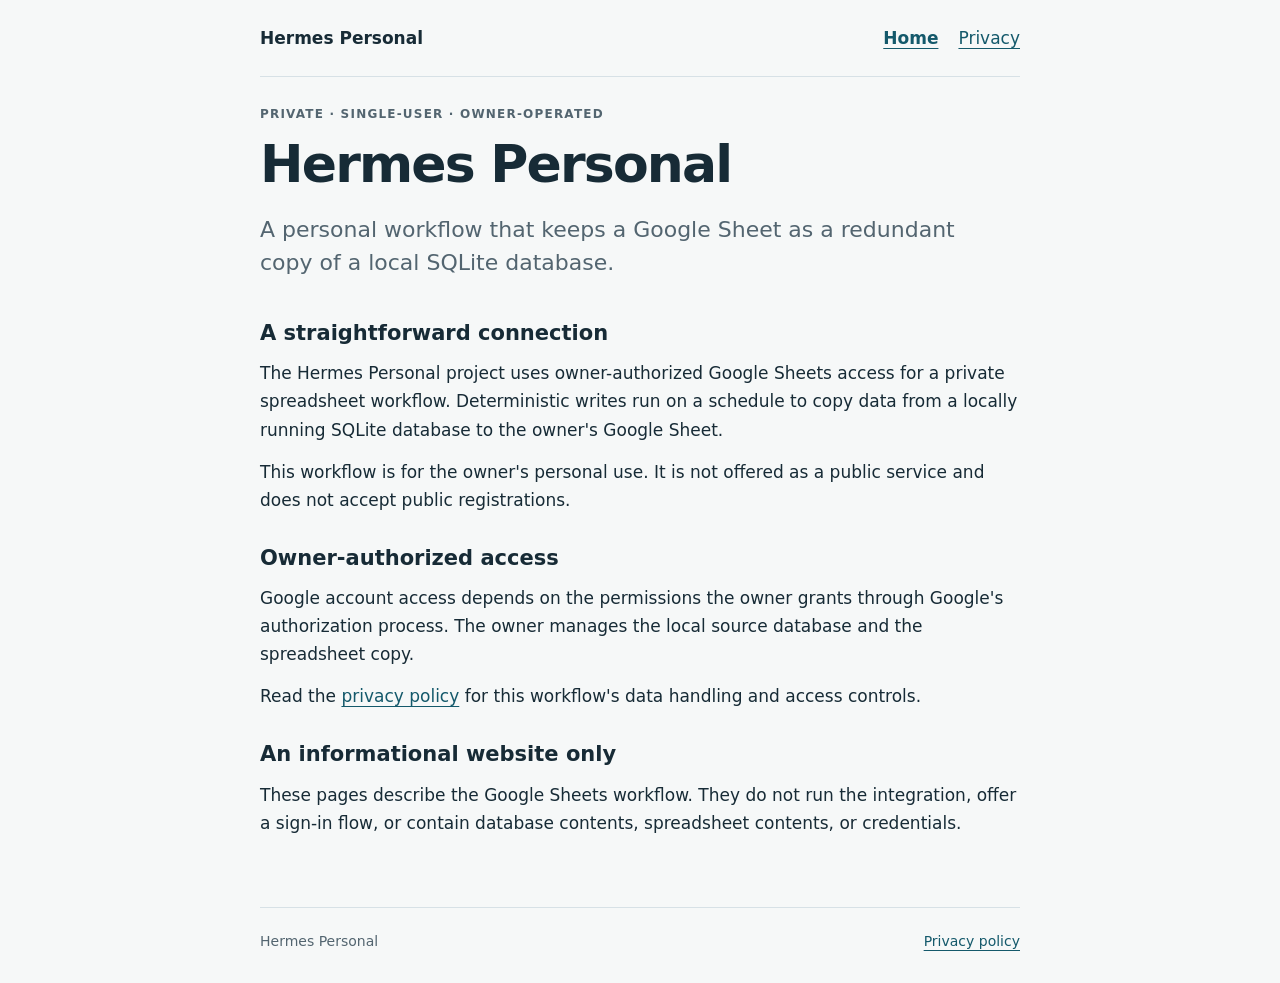
<file: index.html>
<!doctype html>
<html lang="en">
<head>
  <meta charset="utf-8">
  <meta name="viewport" content="width=device-width, initial-scale=1">
  <meta name="description" content="Hermes Personal: a private, owner-operated workflow that keeps a Google Sheet as a redundant copy of a local SQLite database.">
  <meta name="robots" content="noindex, nofollow">
  <meta name="referrer" content="no-referrer">
  <title>Hermes Personal</title>
  <link rel="stylesheet" href="styles.css">
</head>
<body>
  <a class="skip-link" href="#main">Skip to content</a>
  <header class="wrap">
    <a class="brand" href="index.html">Hermes Personal</a>
    <nav aria-label="Main navigation"><a aria-current="page" href="index.html">Home</a><a href="privacy.html">Privacy</a></nav>
  </header>
  <main id="main" class="wrap">
    <p class="eyebrow">Private · Single-user · Owner-operated</p>
    <h1>Hermes Personal</h1>
    <p class="lead">A personal workflow that keeps a Google Sheet as a redundant copy of a local SQLite database.</p>
    <section aria-labelledby="about">
      <h2 id="about">A straightforward connection</h2>
      <p>The Hermes Personal project uses owner-authorized Google Sheets access for a private spreadsheet workflow. Deterministic writes run on a schedule to copy data from a locally running SQLite database to the owner's Google Sheet.</p>
      <p>This workflow is for the owner's personal use. It is not offered as a public service and does not accept public registrations.</p>
    </section>
    <section aria-labelledby="control">
      <h2 id="control">Owner-authorized access</h2>
      <p>Google account access depends on the permissions the owner grants through Google's authorization process. The owner manages the local source database and the spreadsheet copy.</p>
      <p>Read the <a href="privacy.html">privacy policy</a> for this workflow's data handling and access controls.</p>
    </section>
    <section aria-labelledby="website">
      <h2 id="website">An informational website only</h2>
      <p>These pages describe the Google Sheets workflow. They do not run the integration, offer a sign-in flow, or contain database contents, spreadsheet contents, or credentials.</p>
    </section>
  </main>
  <footer class="wrap"><span>Hermes Personal</span><a href="privacy.html">Privacy policy</a></footer>
</body>
</html>
</file>
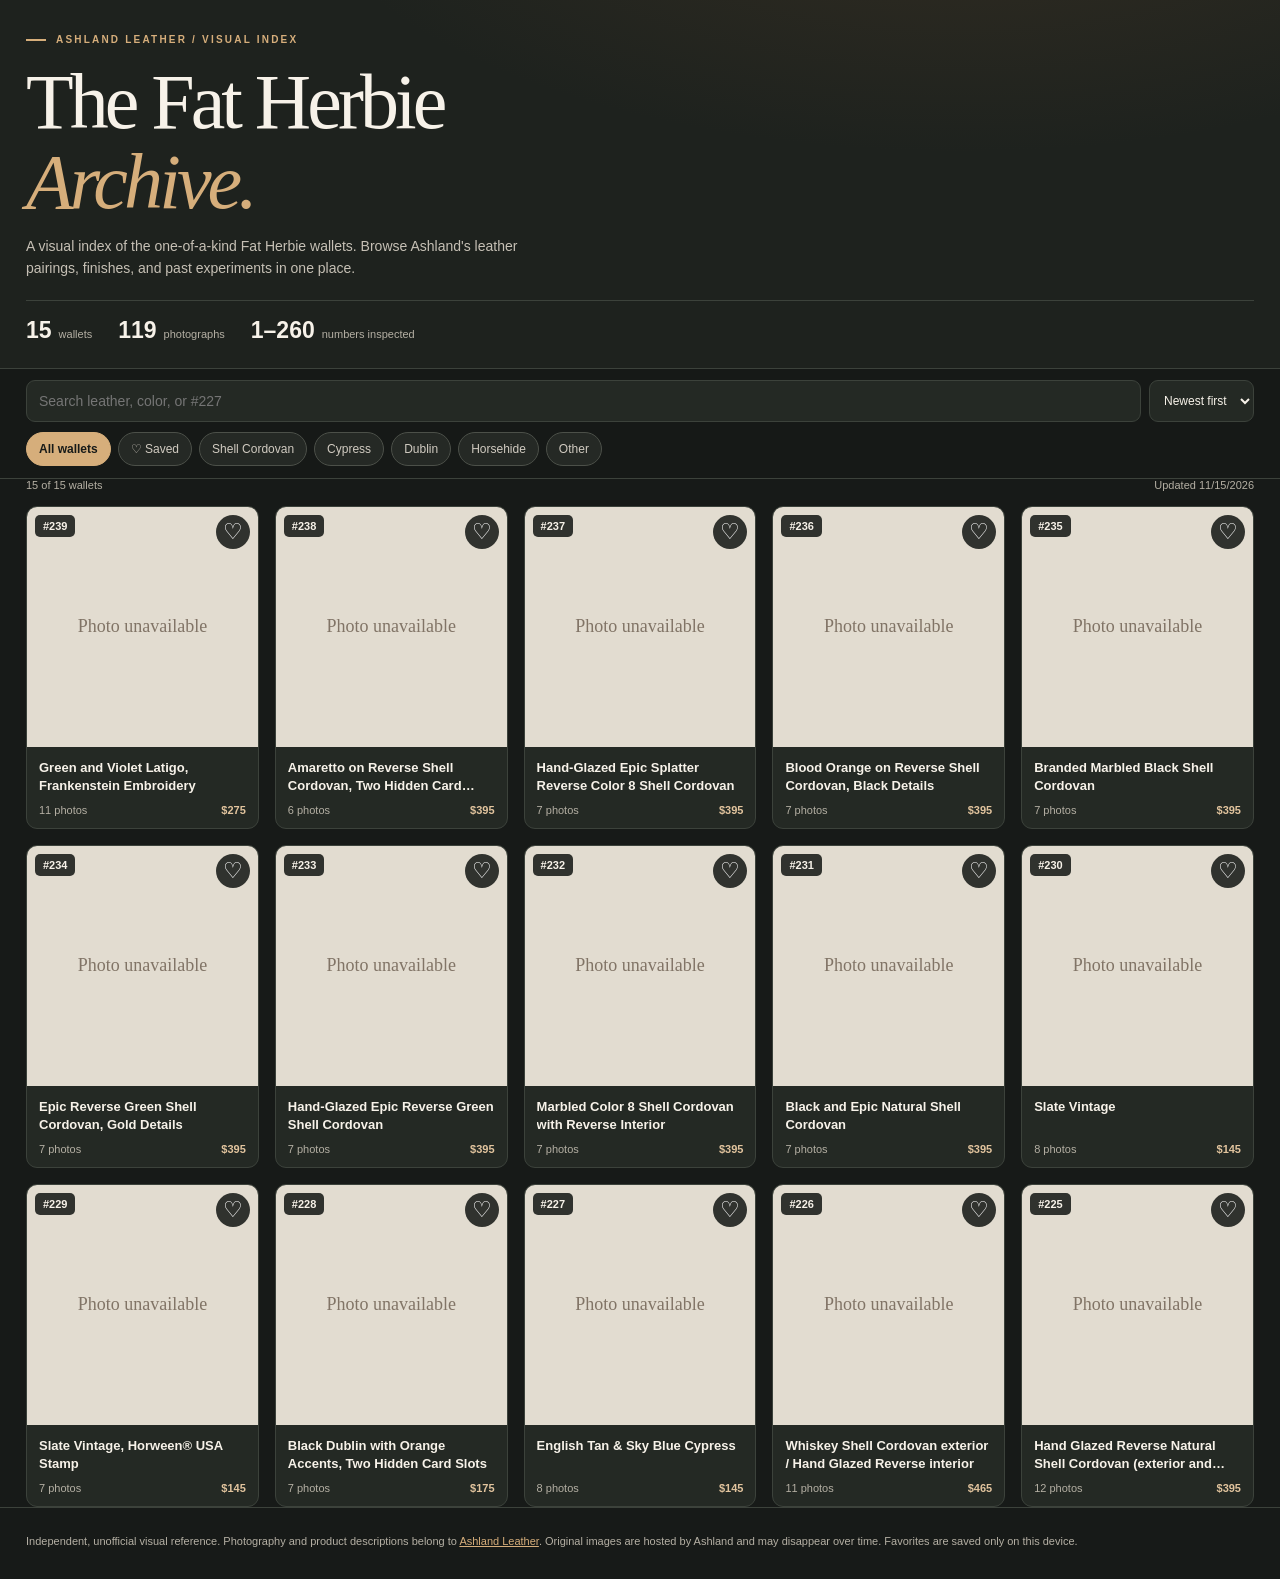
<file: ashland-fat-herbie-gallery/index.html>
<!doctype html>
<html lang="en">
<head>
<meta charset="utf-8">
<meta name="viewport" content="width=device-width,initial-scale=1,viewport-fit=cover">
<meta name="theme-color" content="#171a18">
<meta name="apple-mobile-web-app-capable" content="yes">
<title>The Fat Herbie Archive</title>
<style>
:root{color-scheme:dark;--bg:#171a18;--card:#242924;--ink:#f7f2e9;--muted:#b5b0a4;--gold:#d6ae7b;--border:#3c423b}
*{box-sizing:border-box}body{margin:0;background:var(--bg);color:var(--ink);font:14px -apple-system,BlinkMacSystemFont,"Segoe UI",sans-serif;-webkit-font-smoothing:antialiased}button,input,select{font:inherit}button{cursor:pointer}a{color:var(--gold)}.wrap{max-width:1280px;margin:auto;padding:0 16px}
header{padding:calc(env(safe-area-inset-top) + 34px) 0 24px;background:radial-gradient(900px 400px at 75% -40%,#60452b55,transparent 75%),#1e221e;border-bottom:1px solid var(--border)}
.eyebrow{font-size:10px;letter-spacing:.22em;color:var(--gold);font-weight:750}.eyebrow:before{content:"";display:inline-block;width:20px;height:2px;background:var(--gold);vertical-align:middle;margin-right:10px}
h1{font:normal clamp(38px,8vw,78px)/1.02 Georgia,serif;letter-spacing:-.05em;margin:17px 0 14px}h1 em{color:var(--gold);font-weight:normal}
.lead{max-width:530px;color:#c6c0b5;line-height:1.6;margin:0 0 20px}.stats{border-top:1px solid var(--border);padding-top:16px;display:flex;gap:26px;flex-wrap:wrap}.stat b{font-size:23px;font-weight:600;margin-right:7px}.stat span{font-size:11px;color:var(--muted)}
.toolbar{position:sticky;top:0;background:#171a18ed;backdrop-filter:blur(16px);z-index:10;border-bottom:1px solid var(--border);padding:11px 0}
.controls{display:flex;gap:8px}.controls input{min-width:0;flex:1;background:var(--card);border:1px solid var(--border);border-radius:9px;padding:12px;color:var(--ink);outline-color:var(--gold)}.controls select{background:var(--card);color:var(--ink);border:1px solid var(--border);border-radius:9px;padding:10px;max-width:135px;font-size:12px}
.filters{display:flex;gap:7px;overflow-x:auto;padding:10px 0 1px;scrollbar-width:none}.filters::-webkit-scrollbar{display:none}.filter{border:1px solid #4c5049;background:#252925;color:#d1cbc1;border-radius:30px;white-space:nowrap;padding:9px 12px;font-size:12px}.filter.on{background:var(--gold);color:#171a18;border-color:var(--gold);font-weight:700}
main{min-height:55vh;padding-top:17px;padding-bottom:65px}.status{display:flex;justify-content:space-between;gap:12px;color:var(--muted);font-size:11px;margin-bottom:15px}
.grid{display:grid;grid-template-columns:repeat(2,minmax(0,1fr));gap:11px}.tile{background:var(--card);border:1px solid var(--border);border-radius:11px;overflow:hidden;cursor:pointer;min-width:0}.tile:active{transform:scale(.99)}.visual{aspect-ratio:1/1.04;background:#e2dcd0;position:relative}.visual img{width:100%;height:100%;object-fit:cover;display:block}.fallback{width:100%;height:100%;display:grid;place-items:center;color:#817466;font:18px Georgia,serif}.tag{position:absolute;left:8px;top:8px;background:#151915dd;padding:5px 8px;border-radius:5px;font-size:11px;font-weight:700}.save{position:absolute;right:8px;top:8px;border:0;border-radius:50%;width:34px;height:34px;background:#151915dd;color:white;font-size:22px}.save.on{color:#eebaa2}.details{padding:12px}.name{font-weight:650;line-height:1.4;font-size:13px;min-height:37px;display:-webkit-box;-webkit-line-clamp:2;-webkit-box-orient:vertical;overflow:hidden}.meta{display:flex;justify-content:space-between;color:var(--muted);font-size:11px;margin-top:8px}.meta strong{color:#e2c49e}
.center{text-align:center;color:var(--muted);padding:40px 15px;line-height:1.7}.center h2{font:normal 22px Georgia,serif;color:var(--ink)}.more{display:block;margin:25px auto;padding:13px 24px;background:var(--card);border:1px solid var(--border);border-radius:9px;color:var(--ink)}[hidden]{display:none!important}
footer{border-top:1px solid var(--border);color:var(--muted);font-size:11px;line-height:1.6;padding:25px 0 calc(env(safe-area-inset-bottom) + 28px)}
.viewer{position:fixed;inset:0;z-index:40;background:#131613;display:none;flex-direction:column}.viewer.open{display:flex}.vtop{display:flex;align-items:center;gap:13px;padding:calc(env(safe-area-inset-top) + 9px) 15px 11px;border-bottom:1px solid var(--border)}.vtop .identity{flex:1;min-width:0}.vtop strong{display:block;white-space:nowrap;overflow:hidden;text-overflow:ellipsis}.vtop small{display:block;font-size:11px;color:var(--muted);margin-top:4px}.close{width:38px;height:38px;border:1px solid var(--border);background:#333832;color:white;border-radius:50%;font-size:24px}
.stage{flex:1;min-height:0;display:flex;align-items:center;justify-content:center;position:relative;touch-action:pan-y}.stage img{max-width:100%;max-height:100%;object-fit:contain}.arrow{position:absolute;top:50%;transform:translateY(-50%);border:1px solid #7779;background:#161916c9;color:white;font-size:27px;width:38px;height:46px;border-radius:7px}.arrow.left{left:7px}.arrow.right{right:7px}
.vbottom{background:#222622;border-top:1px solid var(--border);padding:9px 13px calc(12px + env(safe-area-inset-bottom))}.thumbs{display:flex;gap:7px;overflow-x:auto;margin-bottom:11px;scrollbar-width:none}.thumbs img{width:54px;height:54px;object-fit:cover;flex:0 0 auto;border:2px solid transparent;border-radius:5px}.thumbs img.on{border-color:var(--gold)}.vfoot{display:flex;justify-content:space-between;align-items:center}.vfoot span{color:var(--muted);font-size:12px}.source{color:#241a12;background:var(--gold);padding:10px 13px;border-radius:7px;text-decoration:none;font-size:12px;font-weight:750}
@media(min-width:600px){.grid{grid-template-columns:repeat(3,minmax(0,1fr));gap:16px}.wrap{padding:0 26px}}@media(min-width:850px){.grid{grid-template-columns:repeat(4,minmax(0,1fr))}}@media(min-width:1100px){.grid{grid-template-columns:repeat(5,minmax(0,1fr))}}
</style>
</head>
<body>
<header><div class="wrap"><div class="eyebrow">ASHLAND LEATHER / VISUAL INDEX</div><h1>The Fat Herbie<br><em>Archive.</em></h1><p class="lead">A visual index of the one-of-a-kind Fat Herbie wallets. Browse Ashland's leather pairings, finishes, and past experiments in one place.</p><div class="stats"><div class="stat"><b id="total">—</b><span>wallets</span></div><div class="stat"><b id="photos">—</b><span>photographs</span></div><div class="stat"><b id="scan-range">1–260</b><span>numbers inspected</span></div></div></div></header>
<div class="toolbar"><div class="wrap"><div class="controls"><input id="q" aria-label="Search" type="search" placeholder="Search leather, color, or #227"><select id="sort" aria-label="Sort"><option value="new">Newest first</option><option value="old">Oldest first</option><option value="low">Price: low</option><option value="high">Price: high</option></select></div><div class="filters" id="filters"><button class="filter on" data-filter="all">All wallets</button><button class="filter" data-filter="saved">♡ Saved</button><button class="filter" data-filter="shell">Shell Cordovan</button><button class="filter" data-filter="cypress">Cypress</button><button class="filter" data-filter="dublin">Dublin</button><button class="filter" data-filter="horsehide">Horsehide</button><button class="filter" data-filter="other">Other</button></div></div></div>
<main class="wrap"><div class="status"><span id="count">Loading archive…</span><span id="updated"></span></div><div class="grid" id="grid"></div><div class="center" id="empty" hidden></div><button id="more" class="more" hidden>Show more wallets</button></main>
<footer><div class="wrap">Independent, unofficial visual reference. Photography and product descriptions belong to <a href="https://ashlandleather.com" target="_blank" rel="noopener">Ashland Leather</a>. Original images are hosted by Ashland and may disappear over time. Favorites are saved only on this device.</div></footer>
<div class="viewer" id="viewer" role="dialog" aria-modal="true" aria-label="Wallet gallery"><div class="vtop"><div class="identity"><strong id="vtitle"></strong><small id="vmeta"></small></div><button class="close" id="close" aria-label="Close">×</button></div><div class="stage" id="stage"><button class="arrow left" id="prev" aria-label="Previous">‹</button><img id="hero" alt="Wallet photograph"><button class="arrow right" id="next" aria-label="Next">›</button></div><div class="vbottom"><div id="thumbs" class="thumbs"></div><div class="vfoot"><span id="page"></span><a class="source" id="source" target="_blank" rel="noopener noreferrer">View at Ashland ↗</a></div></div></div>
<script>
(()=>{
'use strict';
const $=id=>document.getElementById(id);
let all=[],results=[],shown=0,filter='all',current=null,index=0,oldFocus=null;
let saved=new Set();try{saved=new Set(JSON.parse(localStorage.getItem('herbie-favorites')||'[]'))}catch(_){}
const money=x=>x==null?'':'$'+Number(x).toFixed(0);
const makeImg=(src,alt)=>{const img=document.createElement('img');img.src=src;img.alt=alt;img.loading='lazy';img.referrerPolicy='no-referrer';return img};
function card(p){
 const tile=document.createElement('article');tile.className='tile';tile.tabIndex=0;tile.setAttribute('aria-label','#'+p.number+' '+p.name);
 const visual=document.createElement('div');visual.className='visual';
 if(p.images.length){const pic=makeImg(p.images[0],'Wallet #'+p.number);pic.onerror=()=>{pic.replaceWith(Object.assign(document.createElement('div'),{className:'fallback',textContent:'Photo unavailable'}))};visual.append(pic)}
 else visual.append(Object.assign(document.createElement('div'),{className:'fallback',textContent:'No photo'}));
 visual.append(Object.assign(document.createElement('div'),{className:'tag',textContent:'#'+p.number}));
 const save=document.createElement('button');save.className='save'+(saved.has(p.number)?' on':'');save.textContent=saved.has(p.number)?'♥':'♡';save.setAttribute('aria-label','Toggle favorite');save.onclick=e=>{e.stopPropagation();saved.has(p.number)?saved.delete(p.number):saved.add(p.number);try{localStorage.setItem('herbie-favorites',JSON.stringify([...saved]))}catch(_){}if(filter==='saved')render();else{save.classList.toggle('on',saved.has(p.number));save.textContent=saved.has(p.number)?'♥':'♡'}};visual.append(save);
 const details=document.createElement('div');details.className='details';const name=document.createElement('div');name.className='name';name.textContent=p.name;const meta=document.createElement('div');meta.className='meta';const count=document.createElement('span');count.textContent=p.images.length+' photos';const price=document.createElement('strong');price.textContent=money(p.price);meta.append(count,price);details.append(name,meta);tile.append(visual,details);tile.onclick=()=>open(p);tile.onkeydown=e=>{if(e.key==='Enter'){e.preventDefault();open(p)}};return tile;
}
function append(){let frag=document.createDocumentFragment();for(const p of results.slice(shown,shown+40))frag.append(card(p));$('grid').append(frag);shown=Math.min(shown+40,results.length);$('more').hidden=shown>=results.length}
function render(){
 const q=$('q').value.trim().toLowerCase();results=all.filter(p=>{const text=[p.number,'#'+p.number,p.name,p.title,p.description].join(' ').toLowerCase();if(q&&!text.includes(q))return false;if(filter==='saved')return saved.has(p.number);if(filter==='all')return true;const desc=[p.name,p.description].join(' ').toLowerCase();if(filter==='other')return !['shell','cypress','dublin','horsehide'].some(x=>desc.includes(x));return desc.includes(filter)});
 const order=$('sort').value;results.sort((a,b)=>order==='old'?a.number-b.number:order==='low'?(a.price??Infinity)-(b.price??Infinity):order==='high'?(b.price??-1)-(a.price??-1):b.number-a.number);
 $('count').textContent=results.length+' of '+all.length+' wallets';$('grid').replaceChildren();shown=0;$('empty').hidden=results.length>0;if(!results.length)$('empty').textContent='No matching wallets. Try a different number, color or filter.';append()
}
function photo(){const imgs=current.images||[];$('hero').hidden=imgs.length===0;$('prev').hidden=$('next').hidden=imgs.length<2;$('page').textContent=imgs.length?(index+1)+' / '+imgs.length+' photographs':'No photographs available';$('thumbs').replaceChildren();if(!imgs.length)return;$('hero').src=imgs[index];$('hero').alt='Wallet #'+current.number+' photo '+(index+1);imgs.forEach((src,n)=>{let thumb=makeImg(src,'Photo '+(n+1));thumb.className=n===index?'on':'';thumb.onclick=()=>{index=n;photo()};$('thumbs').append(thumb)});$('thumbs').children[index]?.scrollIntoView({block:'nearest',inline:'center'})}
function open(p){current=p;index=0;oldFocus=document.activeElement;$('vtitle').textContent=p.name;$('vmeta').textContent='One-off #'+p.number+(p.price!=null?' · '+money(p.price):'');$('source').href=p.url;$('viewer').classList.add('open');document.body.style.overflow='hidden';photo();$('close').focus()}
function close(){$('viewer').classList.remove('open');document.body.style.overflow='';current=null;oldFocus?.focus?.()}
function move(n){if(!current?.images?.length)return;index=(index+n+current.images.length)%current.images.length;photo()}
$('close').onclick=close;$('prev').onclick=()=>move(-1);$('next').onclick=()=>move(1);$('q').oninput=render;$('sort').onchange=render;$('more').onclick=append;
document.querySelectorAll('[data-filter]').forEach(btn=>btn.onclick=()=>{filter=btn.dataset.filter;document.querySelectorAll('[data-filter]').forEach(b=>b.classList.toggle('on',b===btn));render()});
document.addEventListener('keydown',e=>{if(!current)return;if(e.key==='Escape')close();if(e.key==='ArrowLeft')move(-1);if(e.key==='ArrowRight')move(1)});
let startX=0,startY=0;$('stage').addEventListener('touchstart',e=>{startX=e.touches[0].clientX;startY=e.touches[0].clientY},{passive:true});$('stage').addEventListener('touchend',e=>{if(!e.changedTouches.length)return;const dx=e.changedTouches[0].clientX-startX,dy=e.changedTouches[0].clientY-startY;if(Math.abs(dx)>45&&Math.abs(dx)>Math.abs(dy)*1.5)move(dx<0?1:-1)},{passive:true});
fetch('data.json',{cache:'no-cache'}).then(r=>{if(!r.ok)throw Error('Data not yet generated');return r.json()}).then(data=>{all=(data.products||[]).filter(p=>Number.isInteger(p.number)&&Array.isArray(p.images));$('scan-range').textContent='1–'+(data.max_checked||260);$('total').textContent=all.length.toLocaleString();$('photos').textContent=all.reduce((sum,p)=>sum+p.images.length,0).toLocaleString();$('updated').textContent=data.collected_at?'Updated '+new Date(data.collected_at).toLocaleDateString():'';render()}).catch(err=>{$('count').textContent='Archive not yet populated';$('empty').hidden=false;$('empty').textContent='The collector has not produced its first archive yet. The original products can still be viewed on Ashland Leather.';console.error(err)});
})();
</script>
</body>
</html>
</file>
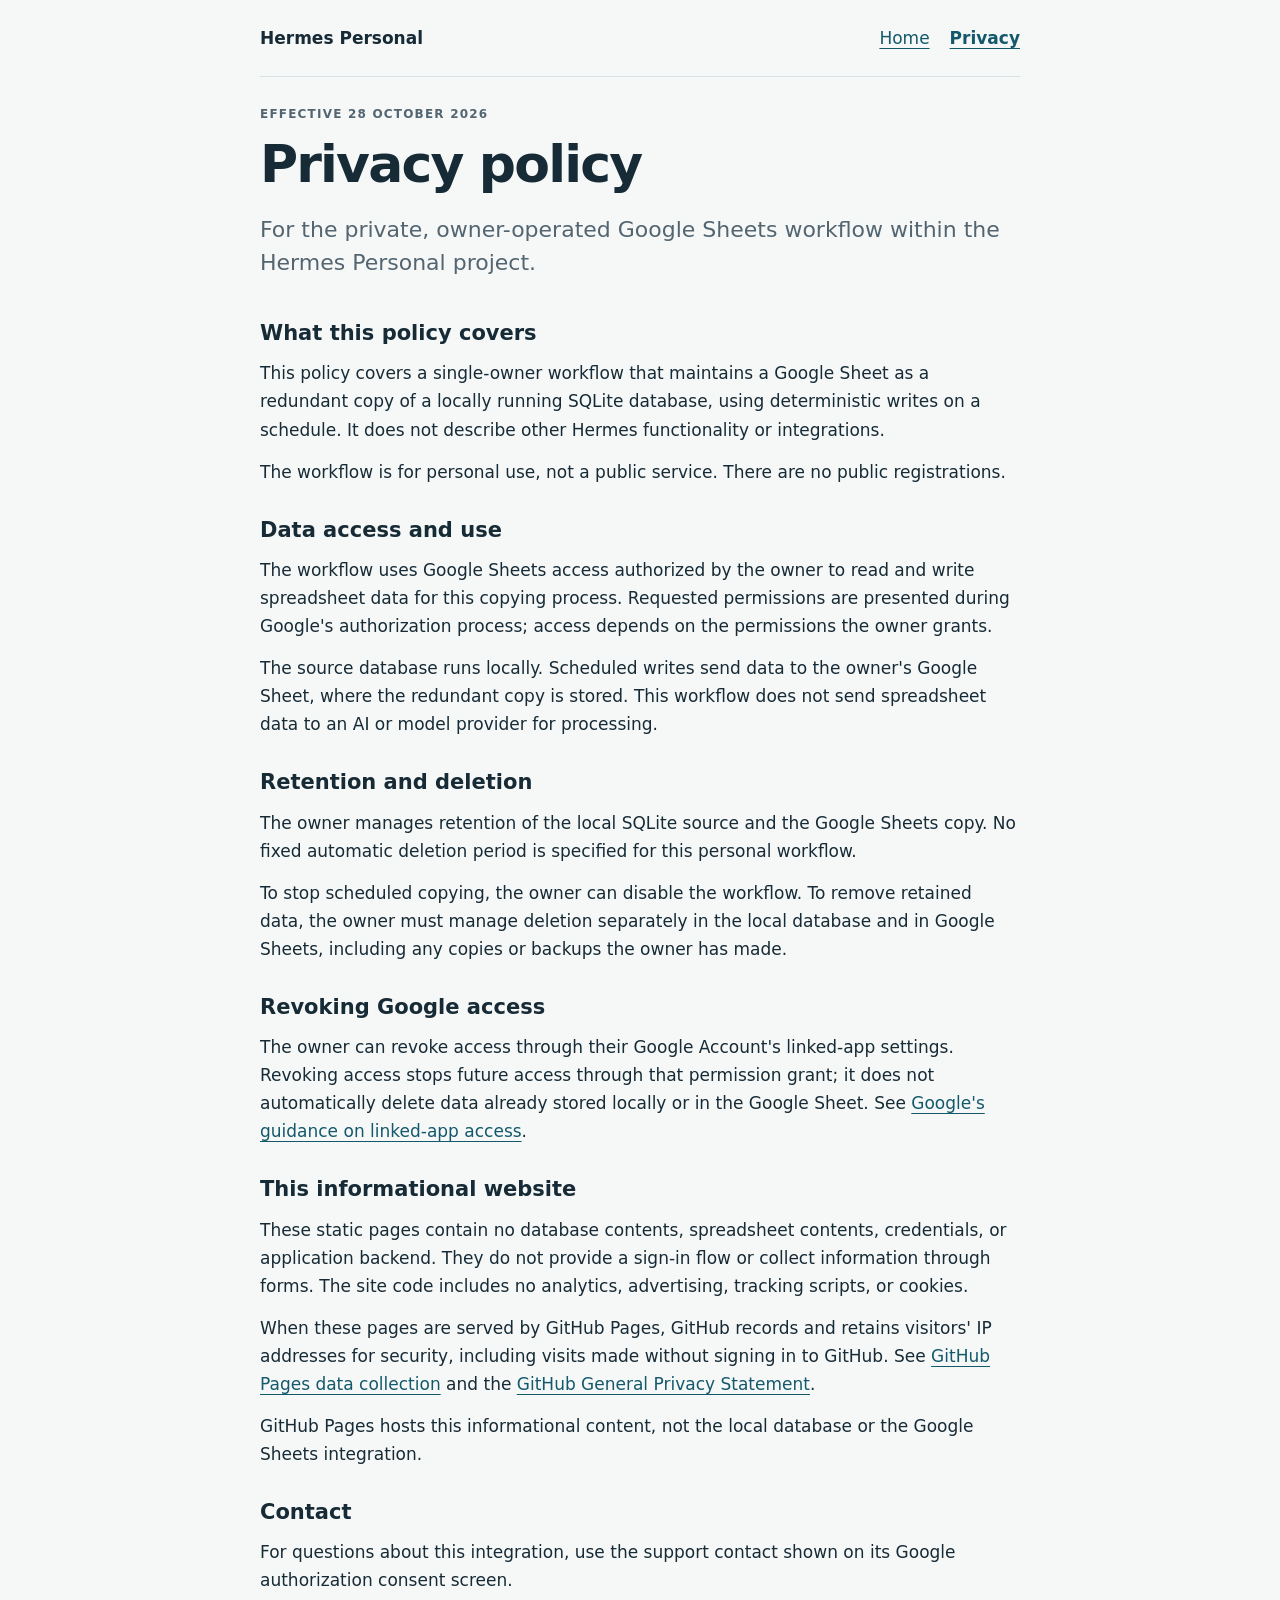
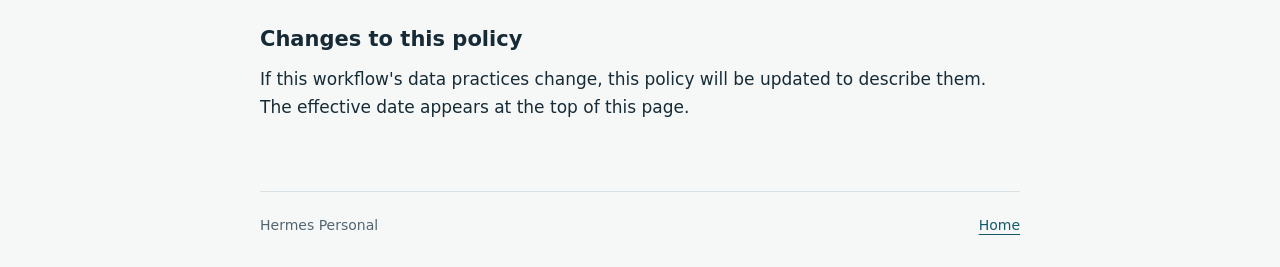
<file: privacy.html>
<!doctype html>
<html lang="en">
<head>
  <meta charset="utf-8">
  <meta name="viewport" content="width=device-width, initial-scale=1">
  <meta name="description" content="Privacy policy for the private Hermes Personal workflow that copies a local SQLite database to the owner's Google Sheet.">
  <meta name="robots" content="noindex, nofollow">
  <meta name="referrer" content="no-referrer">
  <title>Privacy policy · Hermes Personal</title>
  <link rel="stylesheet" href="styles.css">
</head>
<body>
  <a class="skip-link" href="#main">Skip to content</a>
  <header class="wrap">
    <a class="brand" href="index.html">Hermes Personal</a>
    <nav aria-label="Main navigation"><a href="index.html">Home</a><a aria-current="page" href="privacy.html">Privacy</a></nav>
  </header>
  <main id="main" class="wrap policy">
    <p class="eyebrow">Effective 28 October 2026</p>
    <h1>Privacy policy</h1>
    <p class="lead">For the private, owner-operated Google Sheets workflow within the Hermes Personal project.</p>
    <section aria-labelledby="scope">
      <h2 id="scope">What this policy covers</h2>
      <p>This policy covers a single-owner workflow that maintains a Google Sheet as a redundant copy of a locally running SQLite database, using deterministic writes on a schedule. It does not describe other Hermes functionality or integrations.</p>
      <p>The workflow is for personal use, not a public service. There are no public registrations.</p>
    </section>
    <section aria-labelledby="data">
      <h2 id="data">Data access and use</h2>
      <p>The workflow uses Google Sheets access authorized by the owner to read and write spreadsheet data for this copying process. Requested permissions are presented during Google's authorization process; access depends on the permissions the owner grants.</p>
      <p>The source database runs locally. Scheduled writes send data to the owner's Google Sheet, where the redundant copy is stored. This workflow does not send spreadsheet data to an AI or model provider for processing.</p>
    </section>
    <section aria-labelledby="retention">
      <h2 id="retention">Retention and deletion</h2>
      <p>The owner manages retention of the local SQLite source and the Google Sheets copy. No fixed automatic deletion period is specified for this personal workflow.</p>
      <p>To stop scheduled copying, the owner can disable the workflow. To remove retained data, the owner must manage deletion separately in the local database and in Google Sheets, including any copies or backups the owner has made.</p>
    </section>
    <section aria-labelledby="access">
      <h2 id="access">Revoking Google access</h2>
      <p>The owner can revoke access through their Google Account's linked-app settings. Revoking access stops future access through that permission grant; it does not automatically delete data already stored locally or in the Google Sheet. See <a href="https://support.google.com/accounts/answer/14012355">Google's guidance on linked-app access</a>.</p>
    </section>
    <section aria-labelledby="site">
      <h2 id="site">This informational website</h2>
      <p>These static pages contain no database contents, spreadsheet contents, credentials, or application backend. They do not provide a sign-in flow or collect information through forms. The site code includes no analytics, advertising, tracking scripts, or cookies.</p>
      <p>When these pages are served by GitHub Pages, GitHub records and retains visitors' IP addresses for security, including visits made without signing in to GitHub. See <a href="https://docs.github.com/en/pages/getting-started-with-github-pages/what-is-github-pages#data-collection">GitHub Pages data collection</a> and the <a href="https://docs.github.com/en/site-policy/privacy-policies/github-general-privacy-statement">GitHub General Privacy Statement</a>.</p>
      <p>GitHub Pages hosts this informational content, not the local database or the Google Sheets integration.</p>
    </section>
    <section aria-labelledby="contact">
      <h2 id="contact">Contact</h2>
      <p>For questions about this integration, use the support contact shown on its Google authorization consent screen.</p>
    </section>
    <section aria-labelledby="changes">
      <h2 id="changes">Changes to this policy</h2>
      <p>If this workflow's data practices change, this policy will be updated to describe them. The effective date appears at the top of this page.</p>
    </section>
  </main>
  <footer class="wrap"><span>Hermes Personal</span><a href="index.html">Home</a></footer>
</body>
</html>
</file>
<file: styles.css>
:root { color-scheme: light; --ink: #172b36; --muted: #536570; --line: #d7e1e6; --accent: #14596b; }
* { box-sizing: border-box; }
body { margin: 0; background: #f6f8f8; color: var(--ink); font: 17px/1.65 system-ui, -apple-system, BlinkMacSystemFont, "Segoe UI", sans-serif; }
.wrap { width: min(760px, calc(100% - 40px)); margin-inline: auto; }
header { display: flex; align-items: center; justify-content: space-between; gap: 20px; padding-block: 24px; border-bottom: 1px solid var(--line); }
a { color: var(--accent); text-underline-offset: 4px; overflow-wrap: anywhere; }
a:hover { text-decoration-thickness: 2px; }
a:focus-visible { outline: 3px solid var(--accent); outline-offset: 5px; border-radius: 2px; }
.brand { font-weight: 750; text-decoration: none; color: var(--ink); }
nav { display: flex; gap: 20px; }
nav a[aria-current] { font-weight: 700; }
main { padding-block: 28px 56px; }
.eyebrow { font-size: 12px; text-transform: uppercase; letter-spacing: .1em; font-weight: 700; color: var(--muted); margin: 0 0 10px; }
h1 { font-size: clamp(34px, 7vw, 52px); line-height: 1.12; letter-spacing: -.035em; margin: 0 0 20px; }
.lead { font-size: 22px; line-height: 1.5; color: var(--muted); margin: 0 0 40px; max-width: 34em; }
section { margin-top: 30px; }
h2 { font-size: 21px; line-height: 1.35; margin: 0 0 12px; }
p { margin: 0 0 14px; }
footer { display: flex; justify-content: space-between; gap: 16px; padding-block: 22px 30px; border-top: 1px solid var(--line); color: var(--muted); font-size: 14px; }
.skip-link { position: absolute; top: -100px; left: 20px; padding: 8px 12px; background: white; z-index: 10; }
.skip-link:focus { top: 10px; }
@media (max-width: 440px) { header { align-items: flex-start; flex-direction: column; gap: 10px; } .lead { font-size: 20px; } footer { flex-wrap: wrap; } }
@media print { body { background: white; font-size: 12pt; } .wrap { width: 100%; } header nav, .skip-link { display: none; } h1 { font-size: 28pt; } }
</file>
